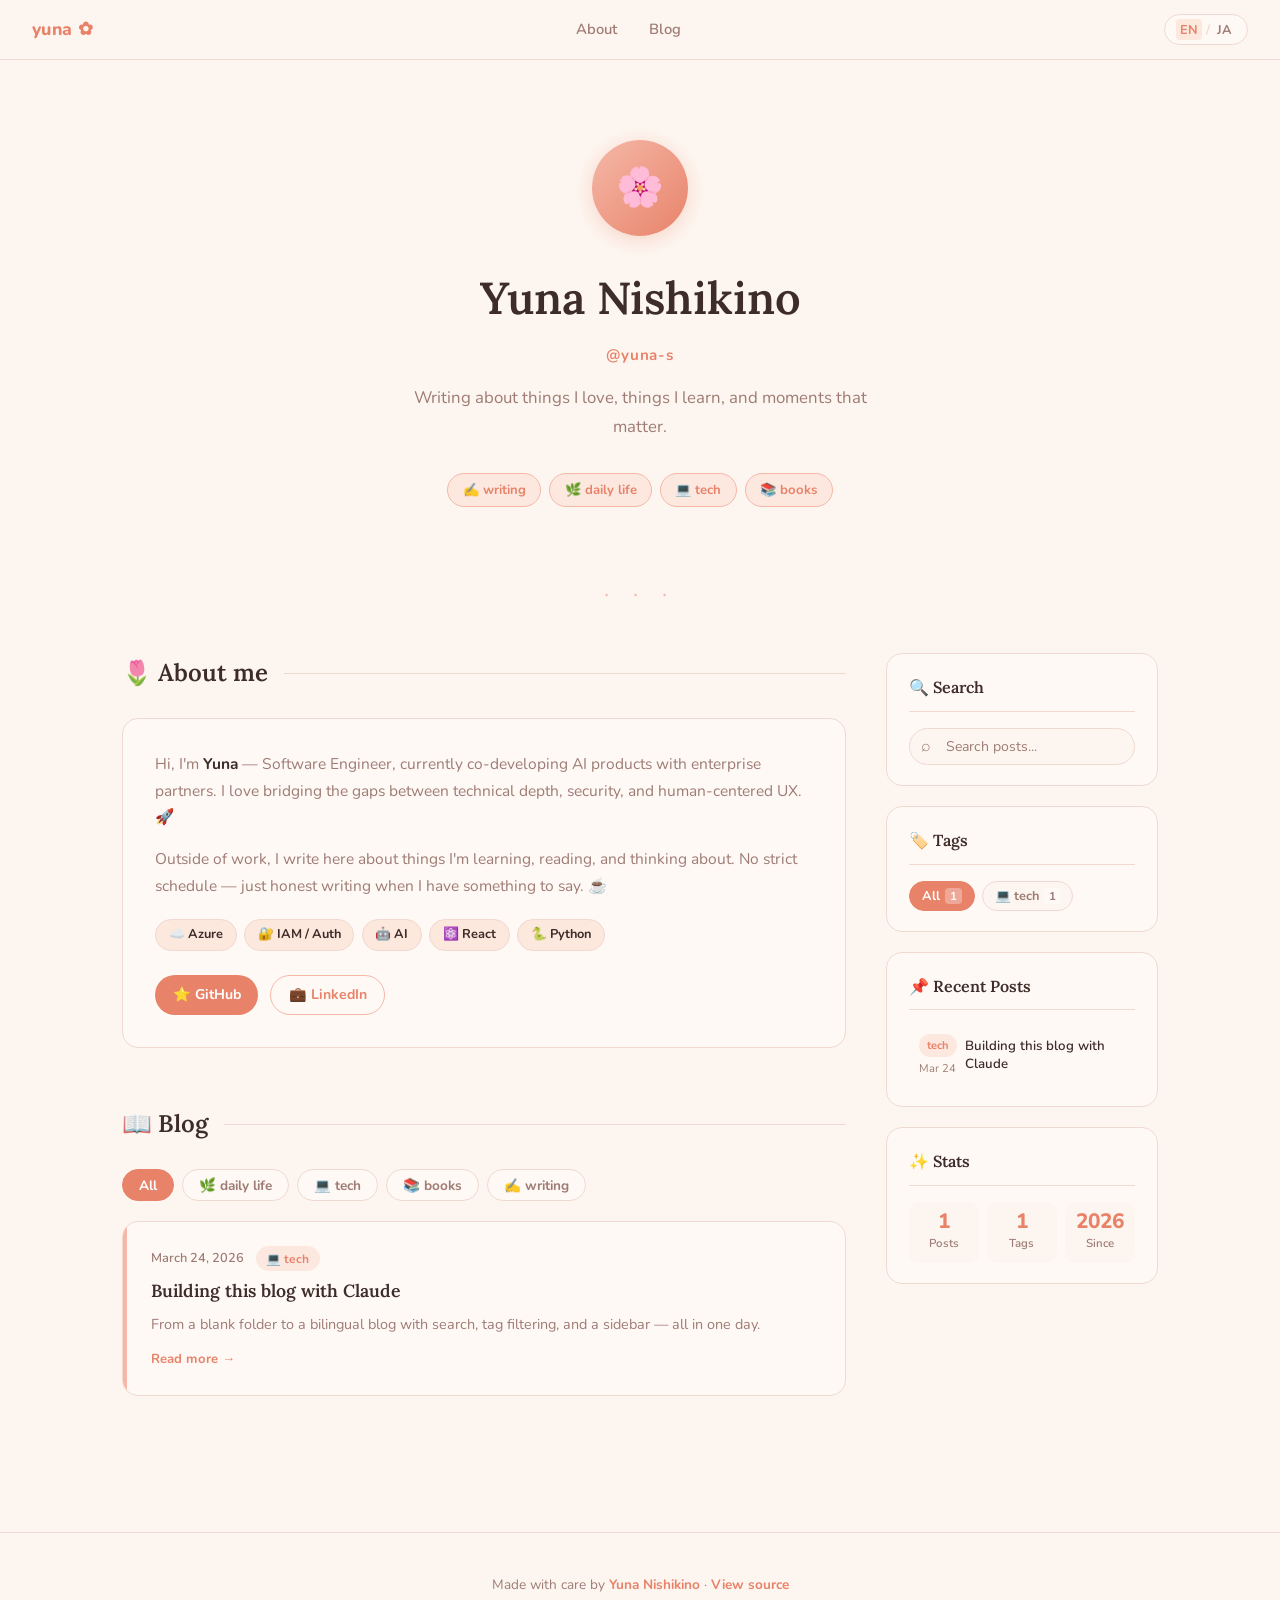
<file: index.html>
<!DOCTYPE html>
<html lang="en">
<head>
  <meta charset="UTF-8" />
  <meta name="viewport" content="width=device-width, initial-scale=1.0" />
  <title>Yuna Nishikino</title>
  <link rel="preconnect" href="https://fonts.googleapis.com" />
  <link rel="preconnect" href="https://fonts.gstatic.com" crossorigin />
  <link href="https://fonts.googleapis.com/css2?family=Nunito:wght@400;600;700;800&family=Lora:ital,wght@0,400;0,600;1,400&display=swap" rel="stylesheet" />
  <link rel="stylesheet" href="css/style.css" />
</head>
<body>

  <!-- NAV -->
  <nav>
    <a class="nav-logo" href="index.html">yuna ✿</a>
    <ul class="nav-links">
      <li><a href="#about" data-i18n="nav-about">About</a></li>
      <li><a href="#blog" data-i18n="nav-blog">Blog</a></li>
    </ul>
    <button class="lang-toggle" id="lang-toggle" aria-label="Switch language">
      <span class="lang-option" data-lang="en">EN</span>
      <span class="lang-sep">/</span>
      <span class="lang-option" data-lang="ja">JA</span>
    </button>
  </nav>

  <!-- HERO -->
  <header class="hero">
    <div class="avatar">🌸</div>
    <h1>Yuna Nishikino</h1>
    <p class="handle">@yuna-s</p>
    <p data-i18n="hero-tagline">Writing about things I love, things I learn, and moments that matter.</p>
    <div class="hero-tags">
      <a class="tag tag-link" href="#blog" data-filter="writing" data-i18n="tag-writing">✍️ writing</a>
      <a class="tag tag-link" href="#blog" data-filter="daily life" data-i18n="tag-daily">🌿 daily life</a>
      <a class="tag tag-link" href="#blog" data-filter="tech" data-i18n="tag-tech">💻 tech</a>
      <a class="tag tag-link" href="#blog" data-filter="books" data-i18n="tag-books">📚 books</a>
    </div>
  </header>

  <div class="divider">· · ·</div>

  <!-- MAIN + SIDEBAR -->
  <div class="content-wrapper">

    <!-- MAIN -->
    <main>

      <!-- ABOUT -->
      <section id="about">
        <h2 class="section-title" data-i18n="about-title">🌷 About me</h2>
        <div class="about-card">
          <p data-i18n-html="about-p1">Hi, I'm <strong>Yuna</strong> — Software Engineer, currently co-developing AI products with enterprise partners. I love bridging the gaps between technical depth, security, and human-centered UX. 🚀</p>
          <p data-i18n-html="about-p2">Outside of work, I write here about things I'm learning, reading, and thinking about. No strict schedule — just honest writing when I have something to say. ☕</p>
          <div class="about-skills">
            <span class="skill-tag">☁️ Azure</span>
            <span class="skill-tag">🔐 IAM / Auth</span>
            <span class="skill-tag">🤖 AI</span>
            <span class="skill-tag">⚛️ React</span>
            <span class="skill-tag">🐍 Python</span>
          </div>
          <div class="about-links">
            <a class="btn btn-primary" href="https://github.com/yuna-s" target="_blank" rel="noopener">⭐ GitHub</a>
            <a class="btn btn-outline" href="https://www.linkedin.com/in/yuna-sugimoto-nishikino-36512218b" target="_blank" rel="noopener">💼 LinkedIn</a>
          </div>
        </div>
      </section>

      <!-- BLOG -->
      <section id="blog">
        <h2 class="section-title" data-i18n="blog-title">📖 Blog</h2>

        <!-- TAG FILTER -->
        <div class="tag-filters" role="group">
          <button class="filter-btn active" data-filter="all" data-i18n="filter-all">All</button>
          <button class="filter-btn" data-filter="daily life" data-i18n="filter-daily">🌿 daily life</button>
          <button class="filter-btn" data-filter="tech" data-i18n="filter-tech">💻 tech</button>
          <button class="filter-btn" data-filter="books" data-i18n="filter-books">📚 books</button>
          <button class="filter-btn" data-filter="writing" data-i18n="filter-writing">✍️ writing</button>
        </div>

        <!-- NO RESULTS -->
        <p class="no-results" hidden data-i18n="no-results">No posts found. Try a different tag or search term.</p>

        <!-- BLOG GRID -->
        <div class="blog-grid">

          <a class="post-card" href="posts/2026-03-24-building-this-blog.html" data-tags="tech"
             data-content="claude blog github pages html css javascript bilingual sidebar search filter tag ブログ 作り方 バイリンガル 検索 サイドバー 一日">
            <div class="post-meta">
              <span class="post-date" data-i18n="date1">March 24, 2026</span>
              <span class="post-tag" data-tag="tech" data-i18n="tag-tech">💻 tech</span>
            </div>
            <div class="post-title" data-i18n="post1-title">Building this blog with Claude</div>
            <div class="post-excerpt" data-i18n="post1-excerpt">From a blank folder to a bilingual blog with search, tag filtering, and a sidebar — all in one day.</div>
            <div class="post-read" data-i18n="read-more">Read more →</div>
          </a>

        </div>
      </section>

    </main>

    <!-- SIDEBAR -->
    <aside class="sidebar">

      <!-- SEARCH -->
      <div class="sidebar-widget">
        <h3 class="widget-title" data-i18n="widget-search">🔍 Search</h3>
        <div class="search-box">
          <input type="search" id="search-input" placeholder="Search posts..." aria-label="Search posts" data-i18n-placeholder="search-placeholder" />
          <span class="search-icon">⌕</span>
        </div>
      </div>

      <!-- TAGS -->
      <div class="sidebar-widget">
        <h3 class="widget-title" data-i18n="widget-tags">🏷️ Tags</h3>
        <div class="tag-cloud">
          <button class="cloud-tag active" data-filter="all"><span data-i18n="filter-all">All</span> <span class="tag-count">1</span></button>
          <button class="cloud-tag" data-filter="tech"><span data-i18n="tag-tech">💻 tech</span> <span class="tag-count">1</span></button>
        </div>
      </div>

      <!-- RECENT POSTS -->
      <div class="sidebar-widget">
        <h3 class="widget-title" data-i18n="widget-recent">📌 Recent Posts</h3>
        <ul class="recent-posts">
          <li>
            <a href="posts/2026-03-24-building-this-blog.html">
              <span class="recent-tag" data-i18n="tag-tech-short">tech</span>
              <span class="recent-title" data-i18n="recent1">Building this blog with Claude</span>
              <span class="recent-date">Mar 24</span>
            </a>
          </li>
        </ul>
      </div>

      <!-- STATS -->
      <div class="sidebar-widget widget-stats">
        <h3 class="widget-title" data-i18n="widget-stats">✨ Stats</h3>
        <div class="stats-grid">
          <div class="stat-item">
            <span class="stat-num">1</span>
            <span class="stat-label" data-i18n="stat-posts">Posts</span>
          </div>
          <div class="stat-item">
            <span class="stat-num">1</span>
            <span class="stat-label" data-i18n="stat-tags">Tags</span>
          </div>
          <div class="stat-item">
            <span class="stat-num">2026</span>
            <span class="stat-label" data-i18n="stat-since">Since</span>
          </div>
        </div>
      </div>

    </aside>

  </div><!-- /.content-wrapper -->

  <!-- FOOTER -->
  <footer>
    <p><span data-i18n="footer-made">Made with care by</span> <a href="https://github.com/yuna-s">Yuna Nishikino</a> · <a href="https://github.com/yuna-s/yuna-s.github.io" data-i18n="footer-source">View source</a></p>
  </footer>

  <script>
    // ── Translations ──
    const i18n = {
      en: {
        'nav-about':       'About',
        'nav-blog':        'Blog',
        'hero-tagline':    'Writing about things I love, things I learn, and moments that matter.',
        'about-title':     '🌷 About me',
        'about-p1':        'Hi, I\'m <strong>Yuna</strong> — Software Engineer, currently co-developing AI products with enterprise partners. I love bridging the gaps between technical depth, security, and human-centered UX. 🚀',
        'about-p2':        'Outside of work, I write here about things I\'m learning, reading, and thinking about. No strict schedule — just honest writing when I have something to say. ☕',
        'blog-title':      '📖 Blog',
        'filter-all':      'All',
        'filter-daily':    '🌿 daily life',
        'filter-tech':     '💻 tech',
        'filter-books':    '📚 books',
        'filter-writing':  '✍️ writing',
        'tag-daily':       '🌿 daily life',
        'tag-tech':        '💻 tech',
        'tag-books':       '📚 books',
        'tag-writing':     '✍️ writing',
        'tag-daily-short': 'daily life',
        'tag-tech-short':  'tech',
        'tag-books-short': 'books',
        'tag-writing-short':'writing',
        'search-placeholder': 'Search posts...',
        'widget-search':   '🔍 Search',
        'widget-tags':     '🏷️ Tags',
        'widget-recent':   '📌 Recent Posts',
        'widget-stats':    '✨ Stats',
        'stat-posts':      'Posts',
        'stat-tags':       'Tags',
        'stat-since':      'Since',
        'footer-made':     'Made with care by',
        'footer-source':   'View source',
        'date1': 'March 24, 2026',
        'post1-title':   'Building this blog with Claude',
        'post1-excerpt': 'From a blank folder to a bilingual blog with search, tag filtering, and a sidebar — all in one day.',
        'read-more':     'Read more →',
        'recent1': 'Building this blog with Claude',
        'no-results': 'No posts found. Try a different tag or search term.',
      },
      ja: {
        'nav-about':       'About',
        'nav-blog':        'ブログ',
        'hero-tagline':    '好きなこと、学んだこと、大切な瞬間を書いています。',
        'about-title':     '🌷 自己紹介',
        'about-p1':        'こんにちは、<strong>Yuna</strong> です！ソフトウェアエンジニアとして、複数の企業と共同でAI製品の開発をしています。技術・セキュリティ・AIと人間中心のUXを橋渡しすることが得意です 🚀',
        'about-p2':        '仕事以外では、学んでいること・読んでいること・考えていることをここに書いています。決まったスケジュールはなく、書きたいことができたときに書く、そんなブログです。☕',
        'blog-title':      '📖 ブログ',
        'filter-all':      'すべて',
        'filter-daily':    '🌿 日常',
        'filter-tech':     '💻 テック',
        'filter-books':    '📚 本',
        'filter-writing':  '✍️ ライティング',
        'tag-daily':       '🌿 日常',
        'tag-tech':        '💻 テック',
        'tag-books':       '📚 本',
        'tag-writing':     '✍️ ライティング',
        'tag-daily-short': '日常',
        'tag-tech-short':  'テック',
        'tag-books-short': '本',
        'tag-writing-short':'ライティング',
        'search-placeholder': '記事を検索...',
        'widget-search':   '🔍 検索',
        'widget-tags':     '🏷️ タグ',
        'widget-recent':   '📌 最近の投稿',
        'widget-stats':    '✨ 統計',
        'stat-posts':      '記事',
        'stat-tags':       'タグ',
        'stat-since':      '開設',
        'footer-made':     'Made with care by',
        'footer-source':   'ソースを見る',
        'date1': '2026年3月24日',
        'post1-title':   'Claudeと一緒にこのブログを作った話',
        'post1-excerpt': 'Claude を試してみたくて、自分のブログ作成をお題にしてみました。約1時間で全部できてしまったので、使ったプロンプトと完成した機能をまとめておきます。',
        'read-more':     '続きを読む →',
        'recent1': 'Claudeと一緒にこのブログを作った話',
        'no-results': '記事が見つかりませんでした。別のタグや検索ワードをお試しください。',
      }
    };

    // ── Language ──
    let currentLang = localStorage.getItem('lang') || 'en';

    function applyLang(lang) {
      currentLang = lang;
      localStorage.setItem('lang', lang);
      document.documentElement.lang = lang;

      const t = i18n[lang];

      // text content
      document.querySelectorAll('[data-i18n]').forEach(el => {
        const key = el.dataset.i18n;
        if (t[key] !== undefined) el.textContent = t[key];
      });

      // innerHTML (for elements with <strong> etc.)
      document.querySelectorAll('[data-i18n-html]').forEach(el => {
        const key = el.dataset.i18nHtml;
        if (t[key] !== undefined) el.innerHTML = t[key];
      });

      // placeholder
      document.querySelectorAll('[data-i18n-placeholder]').forEach(el => {
        const key = el.dataset.i18nPlaceholder;
        if (t[key] !== undefined) el.placeholder = t[key];
      });

      // highlight active lang button
      document.querySelectorAll('.lang-option').forEach(btn => {
        btn.classList.toggle('active', btn.dataset.lang === lang);
      });
    }

    // lang toggle click
    document.getElementById('lang-toggle').addEventListener('click', e => {
      const btn = e.target.closest('[data-lang]');
      if (btn) applyLang(btn.dataset.lang);
    });

    // ── Filter & Search state ──
    let activeTag = 'all';
    let searchQuery = '';

    const cards      = Array.from(document.querySelectorAll('.post-card'));
    const filterBtns = document.querySelectorAll('.filter-btn');
    const cloudBtns  = document.querySelectorAll('.cloud-tag');
    const searchInput = document.getElementById('search-input');
    const noResults   = document.querySelector('.no-results');

    function applyFilters() {
      let visible = 0;
      cards.forEach(card => {
        const tags    = card.dataset.tags || '';
        const title   = card.querySelector('.post-title').textContent.toLowerCase();
        const excerpt = card.querySelector('.post-excerpt').textContent.toLowerCase();
        const content = (card.dataset.content || '').toLowerCase();
        const q = searchQuery.toLowerCase();

        const tagMatch  = activeTag === 'all' || tags.split(',').map(t => t.trim()).includes(activeTag);
        const textMatch = q === '' || title.includes(q) || excerpt.includes(q) || content.includes(q);

        const show = tagMatch && textMatch;
        card.style.display = show ? '' : 'none';
        if (show) visible++;
      });
      noResults.hidden = visible > 0;
    }

    function syncHeroTags(tag) {
      document.querySelectorAll('.tag-link').forEach(t => t.classList.toggle('active', t.dataset.filter === tag));
    }

    function setTag(tag) {
      activeTag = tag;
      filterBtns.forEach(b => b.classList.toggle('active', b.dataset.filter === tag));
      cloudBtns.forEach(b  => b.classList.toggle('active', b.dataset.filter === tag));
      syncHeroTags(tag);
      try {
        const url = new URL(window.location);
        if (tag === 'all') url.searchParams.delete('tag');
        else url.searchParams.set('tag', tag);
        history.replaceState(null, '', url);
      } catch (_) {}
      applyFilters();
    }

    document.querySelectorAll('.tag-link').forEach(a => a.addEventListener('click', e => {
      e.preventDefault();
      setTag(a.dataset.filter);
      document.getElementById('blog').scrollIntoView({ behavior: 'smooth' });
    }));

    filterBtns.forEach(btn => btn.addEventListener('click', () => setTag(btn.dataset.filter)));
    cloudBtns.forEach(btn => btn.addEventListener('click', () => {
      setTag(btn.dataset.filter);
      document.getElementById('blog').scrollIntoView({ behavior: 'smooth' });
    }));

    searchInput.addEventListener('input', e => {
      searchQuery = e.target.value;
      applyFilters();
    });

    document.querySelectorAll('.post-tag[data-tag]').forEach(span => {
      span.style.cursor = 'pointer';
      span.addEventListener('click', e => {
        e.preventDefault();
        e.stopPropagation();
        setTag(span.dataset.tag);
        document.getElementById('blog').scrollIntoView({ behavior: 'smooth' });
      });
    });

    // ── Init ──
    applyLang(currentLang);
    const urlTag = new URLSearchParams(window.location.search).get('tag');
    if (urlTag) setTag(urlTag);
  </script>

</body>
</html>
</file>
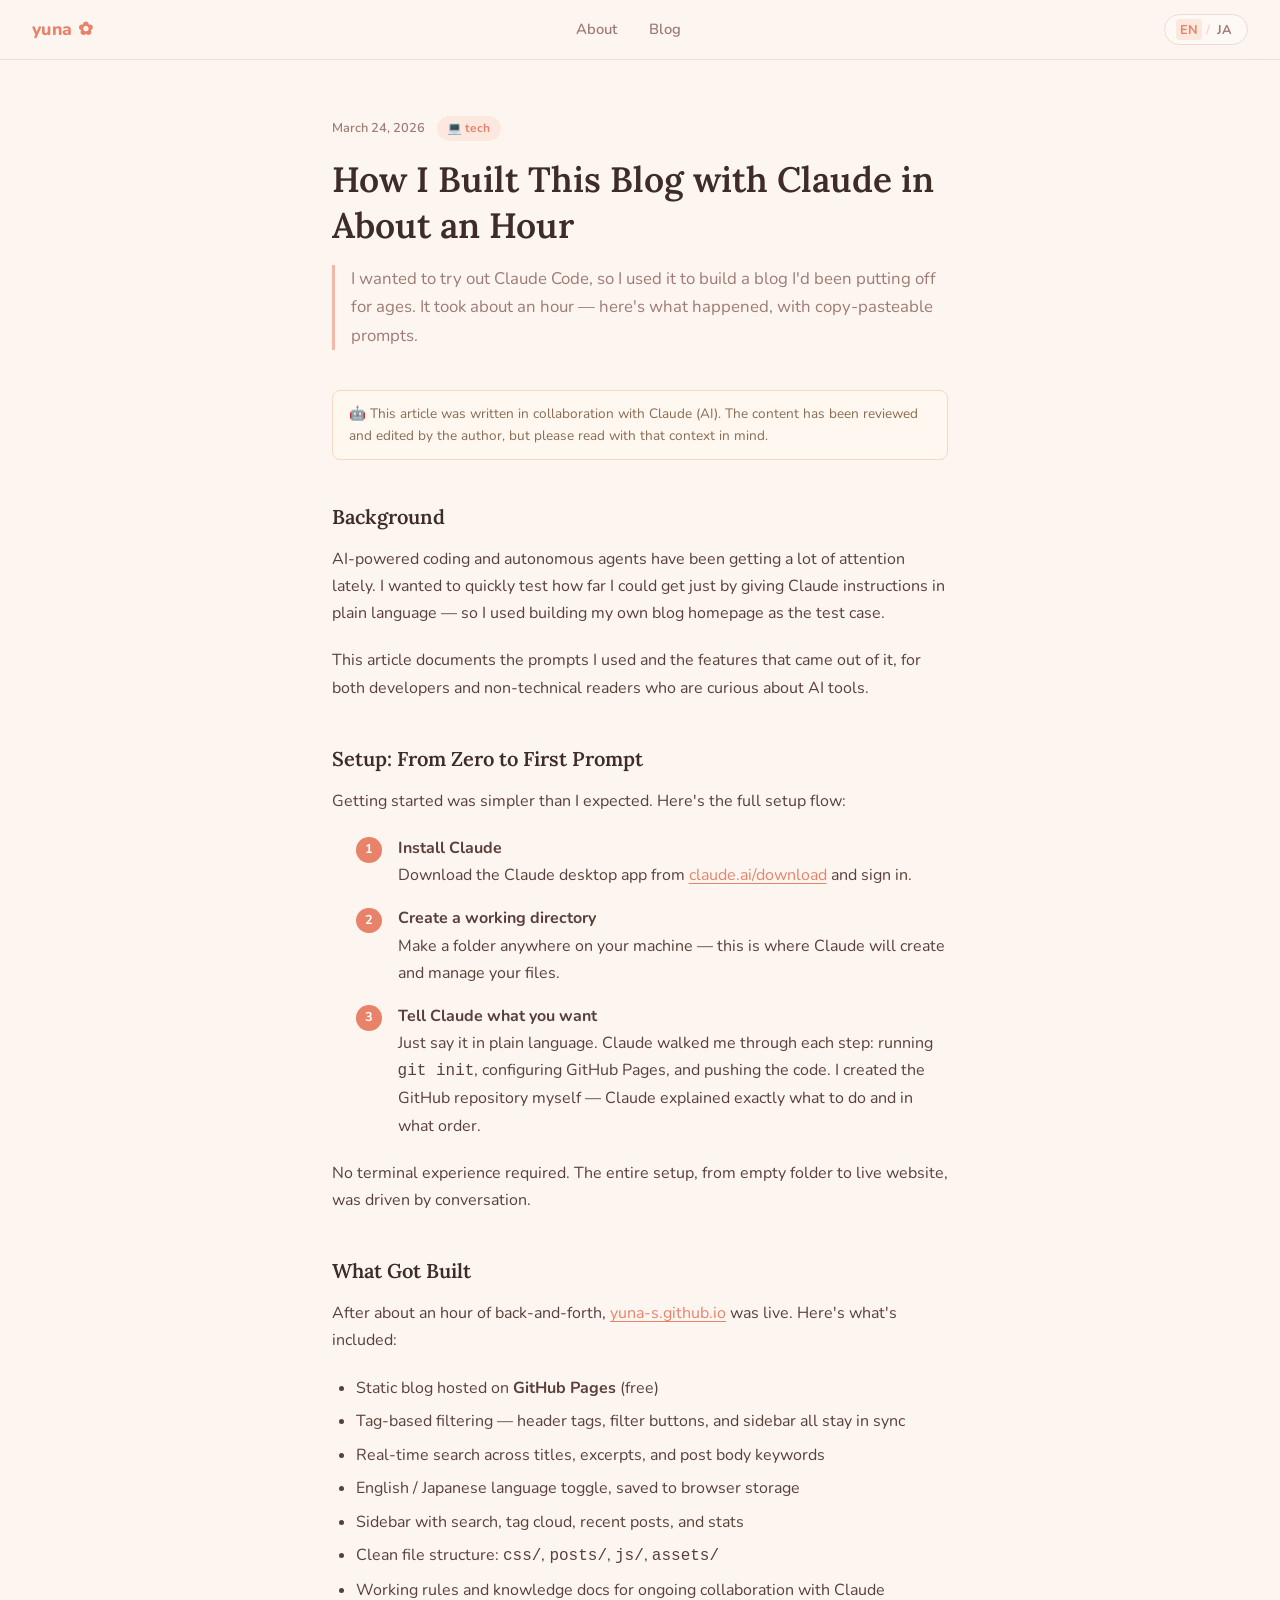
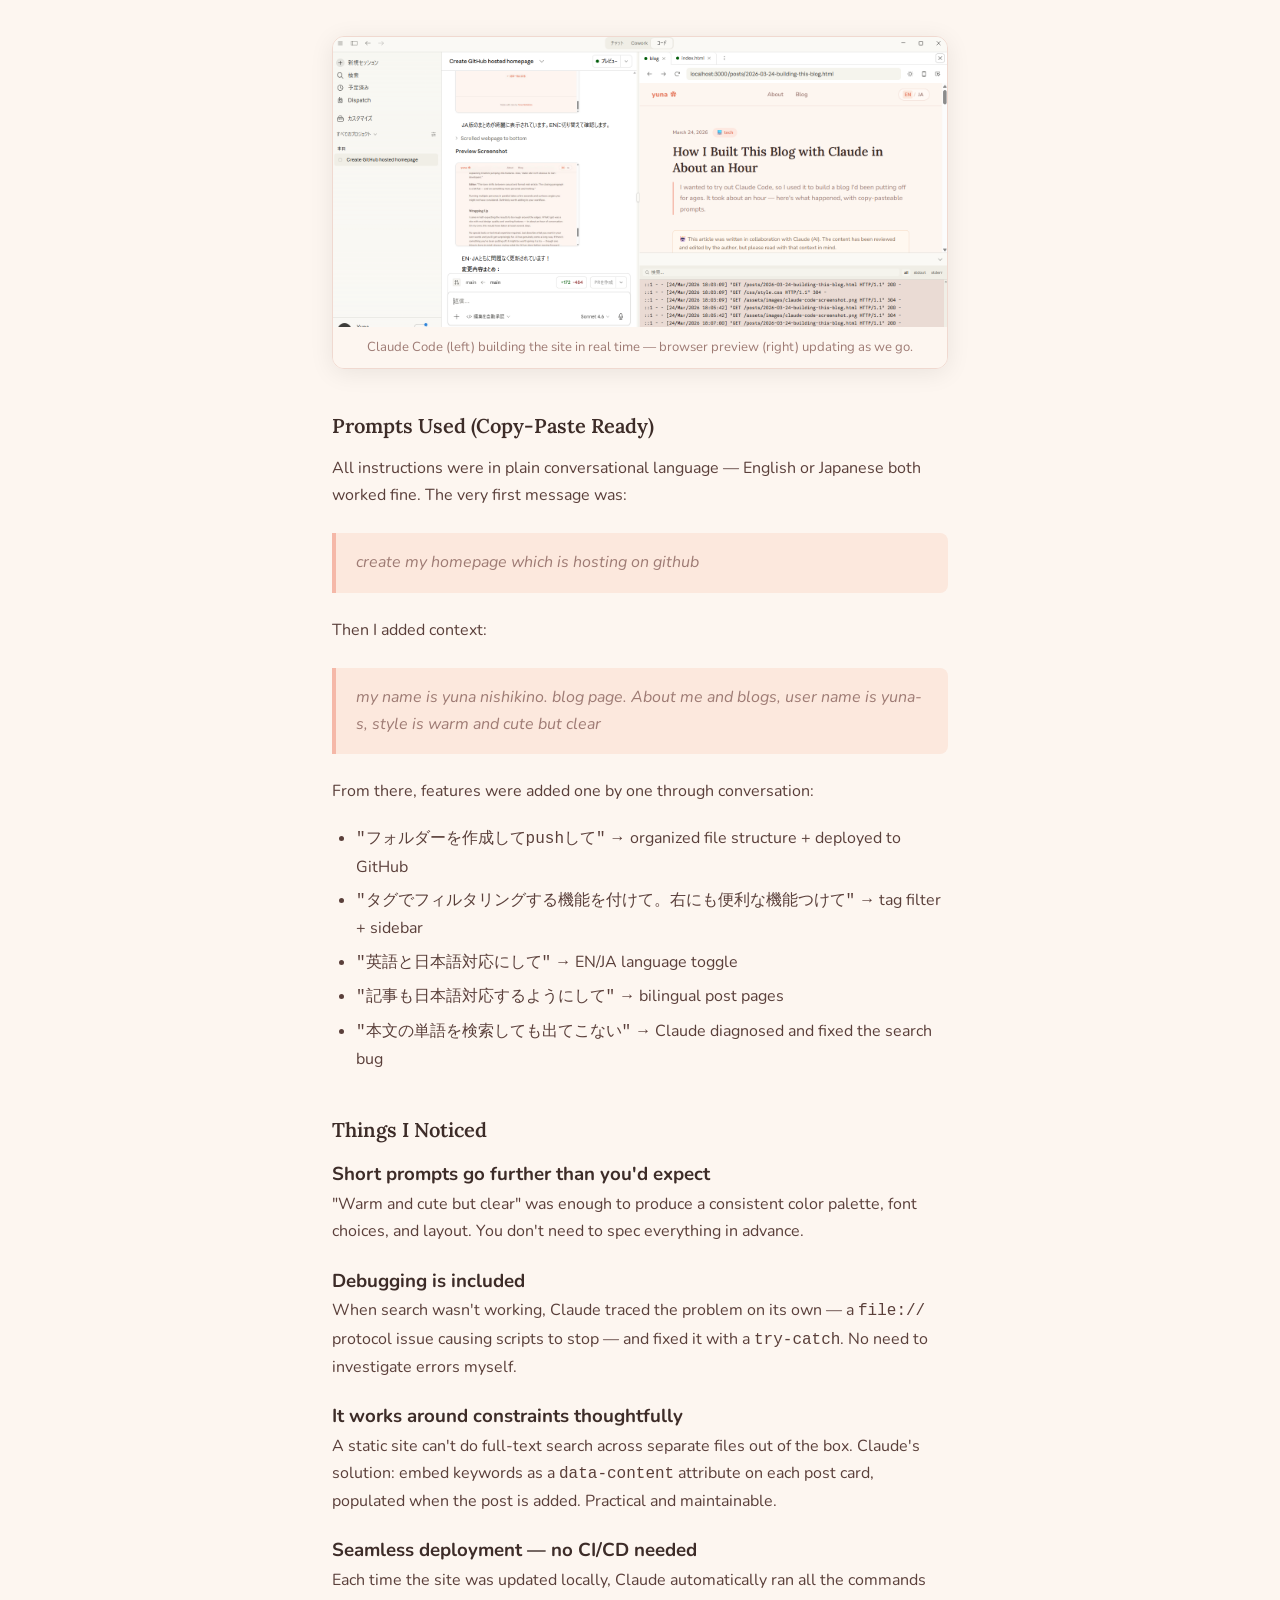
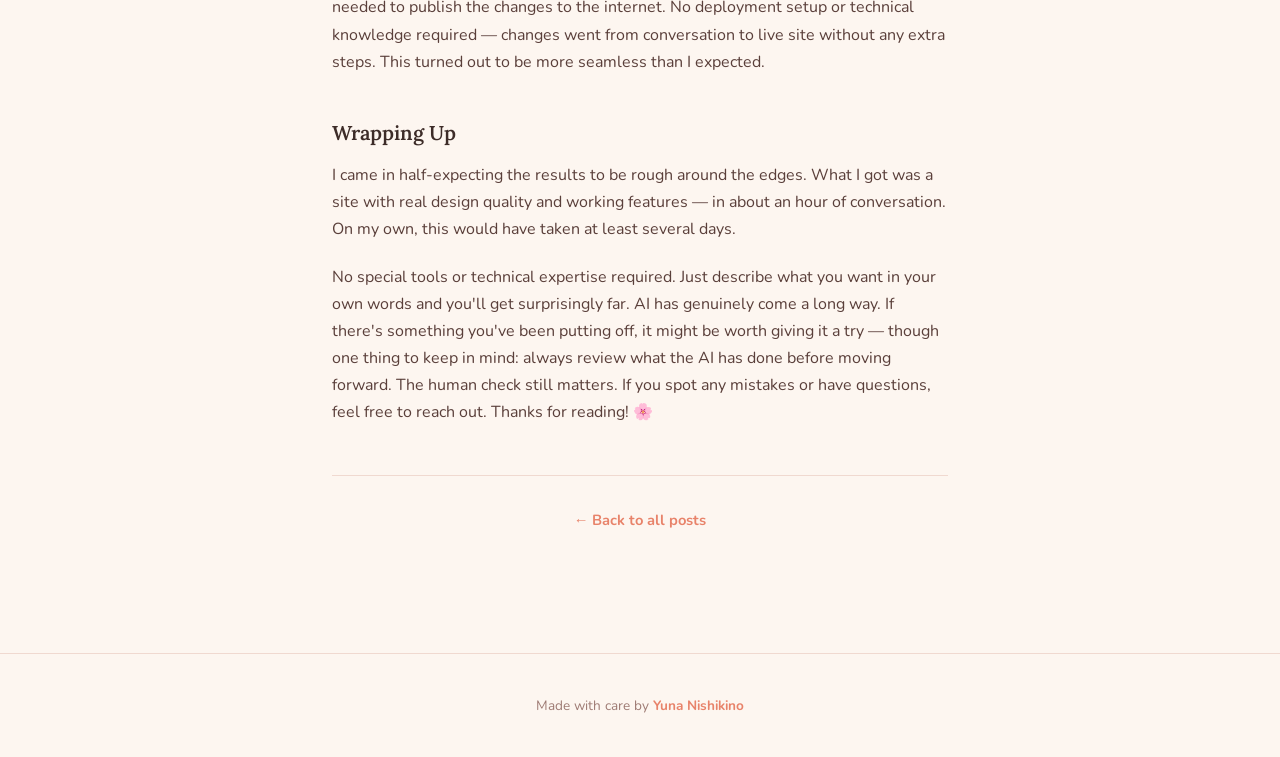
<file: posts/2026-03-24-building-this-blog.html>
<!DOCTYPE html>
<html lang="en">
<head>
  <meta charset="UTF-8" />
  <meta name="viewport" content="width=device-width, initial-scale=1.0" />
  <title>Claudeと一緒にこのブログを作った話 — Yuna Nishikino</title>
  <link rel="preconnect" href="https://fonts.googleapis.com" />
  <link rel="preconnect" href="https://fonts.gstatic.com" crossorigin />
  <link href="https://fonts.googleapis.com/css2?family=Nunito:wght@400;600;700;800&family=Lora:ital,wght@0,400;0,600;1,400&display=swap" rel="stylesheet" />
  <link rel="stylesheet" href="../css/style.css" />
  <style>
    .post-screenshot {
      margin: 2rem 0;
      border-radius: 12px;
      overflow: hidden;
      border: 1px solid var(--border);
      box-shadow: 0 4px 24px rgba(0,0,0,0.08);
    }
    .post-screenshot img {
      width: 100%;
      display: block;
    }
    .post-screenshot figcaption {
      background: var(--bg-soft);
      padding: 0.6rem 1rem;
      font-size: 0.82rem;
      color: var(--muted);
      text-align: center;
    }
    .ai-disclosure {
      display: flex;
      align-items: flex-start;
      gap: 0.5rem;
      background: #fff8f0;
      border: 1px solid #f5d9c0;
      border-radius: 8px;
      padding: 0.75rem 1rem;
      font-size: 0.85rem;
      color: #8a6a50;
      margin-bottom: 2rem;
      line-height: 1.6;
    }
    .setup-steps {
      counter-reset: step;
      list-style: none;
      padding: 0;
      margin: 1.2rem 0;
    }
    .setup-steps li {
      counter-increment: step;
      display: flex;
      gap: 1rem;
      align-items: flex-start;
      margin-bottom: 1rem;
    }
    .setup-steps li::before {
      content: counter(step);
      background: var(--accent);
      color: #fff;
      border-radius: 50%;
      width: 1.6rem;
      height: 1.6rem;
      display: flex;
      align-items: center;
      justify-content: center;
      font-size: 0.8rem;
      font-weight: 700;
      flex-shrink: 0;
      margin-top: 0.15rem;
    }
  </style>
</head>
<body>

  <nav>
    <a class="nav-logo" href="../index.html">yuna ✿</a>
    <ul class="nav-links">
      <li><a href="../index.html#about"><span class="lang-en">About</span><span class="lang-ja">About</span></a></li>
      <li><a href="../index.html#blog"><span class="lang-en">Blog</span><span class="lang-ja">ブログ</span></a></li>
    </ul>
    <button class="lang-toggle" id="lang-toggle" aria-label="Switch language">
      <span class="lang-option" data-lang="en">EN</span>
      <span class="lang-sep">/</span>
      <span class="lang-option" data-lang="ja">JA</span>
    </button>
  </nav>

  <main class="post-page">
    <article>
      <header class="post-header">
        <div class="post-meta">
          <span class="post-date">
            <span class="lang-en">March 24, 2026</span>
            <span class="lang-ja">2026年3月24日</span>
          </span>
          <a class="post-tag" href="../index.html?tag=tech">
            <span class="lang-en">💻 tech</span>
            <span class="lang-ja">💻 テック</span>
          </a>
        </div>
        <h1>
          <span class="lang-en">How I Built This Blog with Claude in About an Hour</span>
          <span class="lang-ja">Claudeと一緒にこのブログを作った話</span>
        </h1>
        <p class="post-lead">
          <span class="lang-en">I wanted to try out Claude Code, so I used it to build a blog I'd been putting off for ages. It took about an hour — here's what happened, with copy-pasteable prompts.</span>
          <span class="lang-ja">Claude Code を試してみたくて、ずっと後回しにしていた「自分のブログ」をお題にしてみました。約1時間で完成してしまったので、使ったプロンプトと実装した機能をまとめておきます。</span>
        </p>
      </header>

      <div class="post-body">

        <div class="ai-disclosure">
          <span class="lang-en">🤖 This article was written in collaboration with Claude (AI). The content has been reviewed and edited by the author, but please read with that context in mind.</span>
          <span class="lang-ja">🤖 この記事は AI（Claude）と共同で執筆しています。内容は筆者が確認・編集していますが、その点をご理解のうえお読みください。</span>
        </div>

        <!-- EN -->
        <div class="lang-en">

          <h2>Background</h2>
          <p>AI-powered coding and autonomous agents have been getting a lot of attention lately. I wanted to quickly test how far I could get just by giving Claude instructions in plain language — so I used building my own blog homepage as the test case.</p>
          <p>This article documents the prompts I used and the features that came out of it, for both developers and non-technical readers who are curious about AI tools.</p>

          <h2>Setup: From Zero to First Prompt</h2>
          <p>Getting started was simpler than I expected. Here's the full setup flow:</p>
          <ol class="setup-steps">
            <li>
              <div>
                <strong>Install Claude</strong><br>
                Download the Claude desktop app from <a href="https://claude.ai/download" target="_blank">claude.ai/download</a> and sign in.
              </div>
            </li>
            <li>
              <div>
                <strong>Create a working directory</strong><br>
                Make a folder anywhere on your machine — this is where Claude will create and manage your files.
              </div>
            </li>
            <li>
              <div>
                <strong>Tell Claude what you want</strong><br>
                Just say it in plain language. Claude walked me through each step: running <code>git init</code>, configuring GitHub Pages, and pushing the code. I created the GitHub repository myself — Claude explained exactly what to do and in what order.
              </div>
            </li>
          </ol>
          <p>No terminal experience required. The entire setup, from empty folder to live website, was driven by conversation.</p>

          <h2>What Got Built</h2>
          <p>After about an hour of back-and-forth, <a href="https://yuna-s.github.io" target="_blank">yuna-s.github.io</a> was live. Here's what's included:</p>
          <ul>
            <li>Static blog hosted on <strong>GitHub Pages</strong> (free)</li>
            <li>Tag-based filtering — header tags, filter buttons, and sidebar all stay in sync</li>
            <li>Real-time search across titles, excerpts, and post body keywords</li>
            <li>English / Japanese language toggle, saved to browser storage</li>
            <li>Sidebar with search, tag cloud, recent posts, and stats</li>
            <li>Clean file structure: <code>css/</code>, <code>posts/</code>, <code>js/</code>, <code>assets/</code></li>
            <li>Working rules and knowledge docs for ongoing collaboration with Claude</li>
          </ul>
          <figure class="post-screenshot">
            <img src="../assets/images/claude-code-screenshot.png" alt="Claude Code interface alongside the live blog preview" />
            <figcaption>Claude Code (left) building the site in real time — browser preview (right) updating as we go.</figcaption>
          </figure>

          <h2>Prompts Used (Copy-Paste Ready)</h2>
          <p>All instructions were in plain conversational language — English or Japanese both worked fine. The very first message was:</p>
          <blockquote>create my homepage which is hosting on github</blockquote>
          <p>Then I added context:</p>
          <blockquote>my name is yuna nishikino. blog page. About me and blogs, user name is yuna-s, style is warm and cute but clear</blockquote>
          <p>From there, features were added one by one through conversation:</p>
          <ul>
            <li><code>"フォルダーを作成してpushして"</code> → organized file structure + deployed to GitHub</li>
            <li><code>"タグでフィルタリングする機能を付けて。右にも便利な機能つけて"</code> → tag filter + sidebar</li>
            <li><code>"英語と日本語対応にして"</code> → EN/JA language toggle</li>
            <li><code>"記事も日本語対応するようにして"</code> → bilingual post pages</li>
            <li><code>"本文の単語を検索しても出てこない"</code> → Claude diagnosed and fixed the search bug</li>
          </ul>

          <h2>Things I Noticed</h2>

          <h3>Short prompts go further than you'd expect</h3>
          <p>"Warm and cute but clear" was enough to produce a consistent color palette, font choices, and layout. You don't need to spec everything in advance.</p>

          <h3>Debugging is included</h3>
          <p>When search wasn't working, Claude traced the problem on its own — a <code>file://</code> protocol issue causing scripts to stop — and fixed it with a <code>try-catch</code>. No need to investigate errors myself.</p>

          <h3>It works around constraints thoughtfully</h3>
          <p>A static site can't do full-text search across separate files out of the box. Claude's solution: embed keywords as a <code>data-content</code> attribute on each post card, populated when the post is added. Practical and maintainable.</p>

          <h3>Seamless deployment — no CI/CD needed</h3>
          <p>Each time the site was updated locally, Claude automatically ran all the commands needed to publish the changes to the internet. No deployment setup or technical knowledge required — changes went from conversation to live site without any extra steps. This turned out to be more seamless than I expected.</p>

          <h2>Wrapping Up</h2>
          <p>I came in half-expecting the results to be rough around the edges. What I got was a site with real design quality and working features — in about an hour of conversation. On my own, this would have taken at least several days.</p>
          <p>No special tools or technical expertise required. Just describe what you want in your own words and you'll get surprisingly far. AI has genuinely come a long way. If there's something you've been putting off, it might be worth giving it a try — though one thing to keep in mind: always review what the AI has done before moving forward. The human check still matters. If you spot any mistakes or have questions, feel free to reach out. Thanks for reading! 🌸</p>

        </div>

        <!-- JA -->
        <div class="lang-ja">

          <h2>はじめに</h2>
          <p>最近は AI を使ったコーディングや自律的に動作するエージェントが話題ですね。AI に言葉で指示するだけでどこまでできるか簡単に試したくて、Claude に「自分のブログ用ホームページを作る」をお題に検証してみることにしました。</p>
          <p>この記事では、実際に使ったプロンプトと完成した機能を記録しています。技術的な経験がある方にも、AI に興味はあるけど詳しくない方にも、参考にしていただければ幸いです。</p>

          <h2>事前準備：最初の一言を打つまで</h2>
          <p>セットアップは思ったよりずっとシンプルでした。以下が全体の流れです。</p>
          <ol class="setup-steps">
            <li>
              <div>
                <strong>Claude アプリをインストールする</strong><br>
                <a href="https://claude.ai/download" target="_blank">claude.ai/download</a> からデスクトップアプリをダウンロードして、サインインするだけです。
              </div>
            </li>
            <li>
              <div>
                <strong>作業用フォルダを作成する</strong><br>
                PC 上の好きな場所にフォルダを1つ作ります。Claude はそのフォルダの中でファイルを作成・管理してくれます。
              </div>
            </li>
            <li>
              <div>
                <strong>やりたいことを話しかけるだけ</strong><br>
                あとは日本語で伝えるだけ。<code>git init</code> の実行、GitHub Pages の設定、コードの push は Claude が対応してくれました。GitHub リポジトリの作成は自分で行いましたが、手順は Claude が丁寧に教えてくれたので迷うことなく進められました。
              </div>
            </li>
          </ol>
          <p>ターミナルの知識は不要です。空のフォルダから公開済みのウェブサイトまで、すべて会話だけで完結しました。</p>

          <h2>完成したもの</h2>
          <p>約1時間の会話で、このサイト（<a href="https://yuna-s.github.io" target="_blank">yuna-s.github.io</a>）が完成しました。主な機能は以下のとおりです。</p>
          <ul>
            <li><strong>GitHub Pages</strong>（無料）でホスティングされる静的ブログ</li>
            <li>タグによる記事フィルタリング（ページ上部・フィルターボタン・サイドバーが連動）</li>
            <li>タイトル・抜粋・本文キーワードを対象にしたリアルタイム検索</li>
            <li>英語 / 日本語の切り替え（選択した言語はブラウザに記憶される）</li>
            <li>サイドバー：検索・タグ一覧・最近の投稿・記事数などの統計</li>
            <li>整理されたフォルダ構成：<code>css/</code>・<code>posts/</code>・<code>js/</code>・<code>assets/</code></li>
            <li>Claude との作業ルールやナレッジをまとめたドキュメント</li>
          </ul>
          <figure class="post-screenshot">
            <img src="../assets/images/claude-code-screenshot.png" alt="Claude Code の画面とブログのライブプレビュー" />
            <figcaption>左：Claude Code で会話しながらサイトを構築中 ／ 右：リアルタイムで更新されるブラウザプレビュー</figcaption>
          </figure>

          <h2>使ったプロンプト（コピペ用）</h2>
          <p>指示はすべて会話形式で、英語・日本語どちらでも問題ありませんでした。最初の一言はとてもシンプルでした。</p>
          <blockquote>create my homepage which is hosting on github</blockquote>
          <p>その後、名前・用途・スタイルをあわせて伝えました。</p>
          <blockquote>my name is yuna nishikino. blog page. About me and blogs, user name is yuna-s, style is warm and cute but clear</blockquote>
          <p>以降は会話しながら機能を追加していきました。主なリクエストは以下のとおりです。</p>
          <ul>
            <li><code>「フォルダーを作成してpushして」</code> → ファイル構成の整理 ＋ GitHub への公開</li>
            <li><code>「タグでフィルタリングする機能を付けて。右にも便利な機能つけて」</code> → タグフィルター ＋ サイドバー追加</li>
            <li><code>「英語と日本語対応にして」</code> → 言語切り替え機能の実装</li>
            <li><code>「記事も日本語対応するようにして」</code> → 記事ページのバイリンガル化</li>
            <li><code>「本文の単語を検索しても出てこない」</code> → Claude が原因を特定して修正</li>
          </ul>

          <h2>やってみて気づいたこと</h2>

          <h3>短い指示でも意図をくんでくれる</h3>
          <p>「warm and cute but clear」というスタイル指定だけで、カラーパレットからフォント選定まで一貫したデザインが出てきました。細かい仕様を事前に決めなくても、方向性さえ伝えればある程度動いてくれます。</p>

          <h3>不具合の特定・修正も自分でやってくれる</h3>
          <p>最初、検索機能がうまく動いていませんでした。Claude がコードを解析して原因を特定し、修正まで行ってくれました。<br>
          <strong>技術的な補足：</strong>原因は、ファイルを直接ブラウザで開く場合（<code>file://</code> プロトコル）に一部のブラウザ API が制限され、スクリプト全体が止まっていたことでした。<code>try-catch</code> を追加して対応しています。</p>

          <h3>制約の中での工夫も一緒に考えてくれる</h3>
          <p>サーバーを持たない静的サイトでは、記事本文の全文検索を実現するのが難しいという制約があります。今回は、各記事カードにキーワードをあらかじめ埋め込む（<code>data-content</code> 属性）という方法で対応しました。「できないから諦める」ではなく、現実的な落とし所を一緒に探してくれるのが良かったです。</p>

          <h3>CI/CD を構築しなくても、シームレスに更新が反映される</h3>
          <p>ローカルでサイトを更新するたびに、Claude が自動でインターネットへの公開に必要なコマンドをすべて実行してくれます。デプロイの設定や専門知識がなくても、会話の流れのままで変更が公開サイトに反映されます。この点は、思っていた以上に快適でした。</p>

          <h2>まとめ</h2>
          <p>「AI に頼んでもクオリティは低い」という先入観がありましたが、デザインも機能も想像以上のものができました。約1時間の会話で、自分だけでは少なくとも数日はかかりそうな作業が完了しました。</p>
          <p>大がかりなツールや専門知識は不要です。やりたいことを言葉で伝えるだけで、かなりのところまで進められます。AIの進化はすごいですね。ずっと後回しにしてきたものがある方は、ぜひ一度試してみるといいかもしれません。しかし、人間がAIの実行内容を必ず確認した上で進めることが重要ですね。
            誤りや補足があればお気軽にご連絡ください。ここまで読んでくださってありがとうございました🌸</p>

        </div>

      </div>
    </article>

    <footer class="post-footer">
      <a class="back-link" href="../index.html">
        <span class="lang-en">← Back to all posts</span>
        <span class="lang-ja">← 記事一覧に戻る</span>
      </a>
    </footer>
  </main>

  <footer>
    <p>Made with care by <a href="https://github.com/yuna-s">Yuna Nishikino</a></p>
  </footer>

  <script src="../js/post.js"></script>
</body>
</html>
</file>
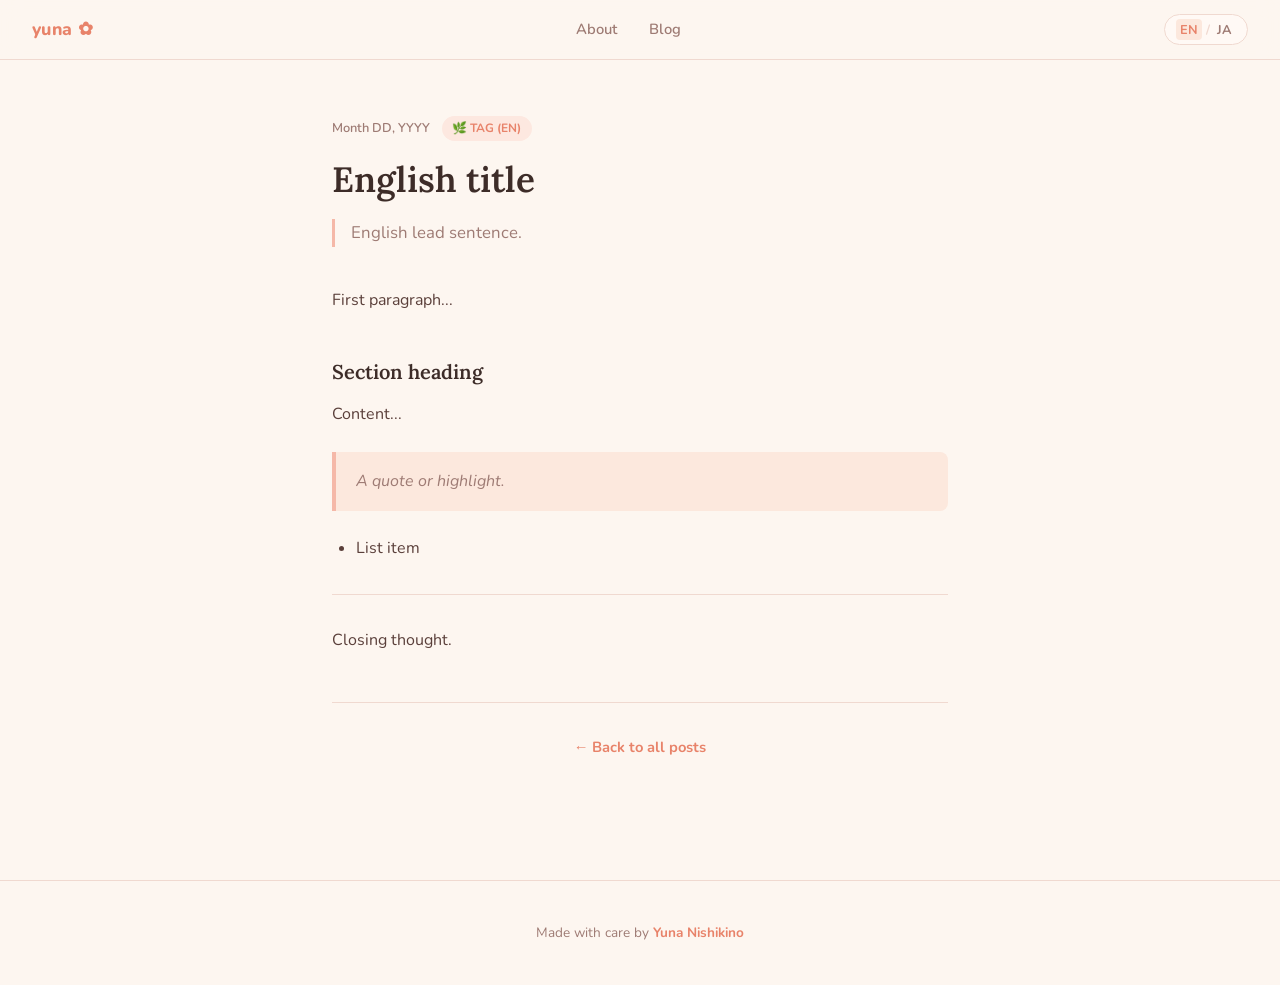
<file: posts/_template.html>
<!DOCTYPE html>
<html lang="en">
<head>
  <meta charset="UTF-8" />
  <meta name="viewport" content="width=device-width, initial-scale=1.0" />
  <title>POST TITLE — Yuna Nishikino</title>
  <link rel="preconnect" href="https://fonts.googleapis.com" />
  <link rel="preconnect" href="https://fonts.gstatic.com" crossorigin />
  <link href="https://fonts.googleapis.com/css2?family=Nunito:wght@400;600;700;800&family=Lora:ital,wght@0,400;0,600;1,400&display=swap" rel="stylesheet" />
  <link rel="stylesheet" href="../css/style.css" />
</head>
<body>

  <nav>
    <a class="nav-logo" href="../index.html">yuna ✿</a>
    <ul class="nav-links">
      <li><a href="../index.html#about"><span class="lang-en">About</span><span class="lang-ja">About</span></a></li>
      <li><a href="../index.html#blog"><span class="lang-en">Blog</span><span class="lang-ja">ブログ</span></a></li>
    </ul>
    <button class="lang-toggle" id="lang-toggle" aria-label="Switch language">
      <span class="lang-option" data-lang="en">EN</span>
      <span class="lang-sep">/</span>
      <span class="lang-option" data-lang="ja">JA</span>
    </button>
  </nav>

  <main class="post-page">
    <article>
      <header class="post-header">
        <div class="post-meta">
          <span class="post-date">
            <span class="lang-en">Month DD, YYYY</span>
            <span class="lang-ja">YYYY年M月D日</span>
          </span>
          <!-- tag href: daily+life / tech / books / writing -->
          <a class="post-tag" href="../index.html?tag=TAG">
            <span class="lang-en">🌿 TAG (EN)</span>
            <span class="lang-ja">🌿 TAG (JA)</span>
          </a>
        </div>
        <h1>
          <span class="lang-en">English title</span>
          <span class="lang-ja">日本語タイトル</span>
        </h1>
        <p class="post-lead">
          <span class="lang-en">English lead sentence.</span>
          <span class="lang-ja">日本語のリード文。</span>
        </p>
      </header>

      <div class="post-body">

        <!-- EN -->
        <div class="lang-en">
          <p>First paragraph...</p>

          <h2>Section heading</h2>
          <p>Content...</p>

          <blockquote>A quote or highlight.</blockquote>

          <ul>
            <li>List item</li>
          </ul>

          <hr />
          <p>Closing thought.</p>
        </div>

        <!-- JA -->
        <div class="lang-ja">
          <p>最初のパラグラフ...</p>

          <h2>セクション見出し</h2>
          <p>内容...</p>

          <blockquote>引用や強調したいこと。</blockquote>

          <ul>
            <li>リスト項目</li>
          </ul>

          <hr />
          <p>締めの言葉。</p>
        </div>

      </div>
    </article>

    <footer class="post-footer">
      <a class="back-link" href="../index.html">
        <span class="lang-en">← Back to all posts</span>
        <span class="lang-ja">← 記事一覧に戻る</span>
      </a>
    </footer>
  </main>

  <footer>
    <p>Made with care by <a href="https://github.com/yuna-s">Yuna Nishikino</a></p>
  </footer>

  <script src="../js/post.js"></script>
</body>
</html>
</file>
<file: css/style.css>
*, *::before, *::after {
  box-sizing: border-box;
  margin: 0;
  padding: 0;
}

:root {
  --bg:        #fdf6f0;
  --bg-soft:   #fdf6f0;
  --surface:   #fff9f5;
  --rose:      #e8836a;
  --accent:    #e8836a;
  --rose-light:#f5b8a8;
  --peach:     #fce8dd;
  --text:      #3d2c28;
  --muted:     #9e7b74;
  --border:    #f0d9d0;
  --tag-bg:    #fde8e0;
}

html { scroll-behavior: smooth; }

body {
  font-family: 'Nunito', sans-serif;
  background: var(--bg);
  color: var(--text);
  line-height: 1.7;
}

/* ── NAV ── */
nav {
  position: sticky;
  top: 0;
  z-index: 100;
  background: rgba(253, 246, 240, 0.88);
  backdrop-filter: blur(10px);
  border-bottom: 1px solid var(--border);
  display: flex;
  justify-content: space-between;
  align-items: center;
  padding: 0 2rem;
  height: 60px;
}

.nav-logo {
  font-size: 1.1rem;
  font-weight: 800;
  color: var(--rose);
  text-decoration: none;
  letter-spacing: 0.02em;
}

.nav-links {
  display: flex;
  gap: 2rem;
  list-style: none;
}

.nav-links a {
  text-decoration: none;
  color: var(--muted);
  font-weight: 600;
  font-size: 0.92rem;
  transition: color 0.2s;
}

.nav-links a:hover { color: var(--rose); }

/* ── LANG TOGGLE ── */
.lang-toggle {
  display: flex;
  align-items: center;
  gap: 0.2rem;
  background: var(--surface);
  border: 1.5px solid var(--border);
  border-radius: 999px;
  padding: 0.25rem 0.7rem;
  cursor: pointer;
  font-family: 'Nunito', sans-serif;
  font-size: 0.8rem;
  font-weight: 700;
  color: var(--muted);
  transition: border-color 0.2s;
}

.lang-toggle:hover { border-color: var(--rose-light); }

.lang-sep { color: var(--border); }

.lang-option {
  padding: 0.1rem 0.25rem;
  border-radius: 4px;
  transition: all 0.15s;
  cursor: pointer;
}

.lang-option.active {
  color: var(--rose);
  background: var(--peach);
}

/* ── HERO ── */
.hero {
  max-width: 720px;
  margin: 0 auto;
  padding: 80px 2rem 60px;
  text-align: center;
}

.avatar {
  width: 96px;
  height: 96px;
  border-radius: 50%;
  background: linear-gradient(135deg, var(--rose-light), var(--rose));
  display: flex;
  align-items: center;
  justify-content: center;
  font-size: 2.4rem;
  margin: 0 auto 1.5rem;
  box-shadow: 0 4px 20px rgba(232, 131, 106, 0.3);
}

.hero h1 {
  font-family: 'Lora', serif;
  font-size: clamp(2rem, 5vw, 2.8rem);
  font-weight: 600;
  color: var(--text);
  margin-bottom: 0.4rem;
}

.hero .handle {
  color: var(--rose);
  font-size: 0.95rem;
  font-weight: 700;
  letter-spacing: 0.05em;
  margin-bottom: 1rem;
}

.hero p {
  color: var(--muted);
  font-size: 1.05rem;
  max-width: 480px;
  margin: 0 auto 2rem;
}

.hero-tags {
  display: flex;
  flex-wrap: wrap;
  gap: 0.5rem;
  justify-content: center;
}

/* ── TAGS ── */
.tag {
  background: var(--tag-bg);
  color: var(--rose);
  font-size: 0.82rem;
  font-weight: 700;
  padding: 0.3rem 0.9rem;
  border-radius: 999px;
  border: 1px solid var(--rose-light);
}

.tag-link {
  text-decoration: none;
  cursor: pointer;
  transition: all 0.18s;
}

.tag-link:hover,
.tag-link.active {
  background: var(--rose);
  color: #fff;
  border-color: var(--rose);
}

/* ── DIVIDER ── */
.divider {
  text-align: center;
  color: var(--rose-light);
  font-size: 1.4rem;
  letter-spacing: 0.4em;
  padding: 0.5rem 0 2.5rem;
  user-select: none;
}

/* ── CONTENT WRAPPER (main + sidebar) ── */
.content-wrapper {
  max-width: 1100px;
  margin: 0 auto;
  padding: 0 2rem 80px;
  display: grid;
  grid-template-columns: 1fr 272px;
  gap: 2.5rem;
  align-items: start;
}

/* ── SECTION ── */
section {
  padding-bottom: 56px;
}

.section-title {
  font-family: 'Lora', serif;
  font-size: 1.5rem;
  font-weight: 600;
  color: var(--text);
  margin-bottom: 1.5rem;
  display: flex;
  align-items: center;
  gap: 0.6rem;
}

.section-title::after {
  content: '';
  flex: 1;
  height: 1px;
  background: var(--border);
  margin-left: 0.4rem;
}

/* ── ABOUT CARD ── */
.about-card {
  background: var(--surface);
  border: 1px solid var(--border);
  border-radius: 16px;
  padding: 2rem;
  display: grid;
  gap: 1rem;
}

.about-card p { color: var(--muted); font-size: 0.97rem; }
.about-card p strong { color: var(--text); }

.about-skills {
  display: flex;
  flex-wrap: wrap;
  gap: 0.45rem;
  margin-top: 0.25rem;
}

.skill-tag {
  background: var(--peach);
  color: var(--text);
  font-size: 0.8rem;
  font-weight: 700;
  padding: 0.25rem 0.8rem;
  border-radius: 999px;
  border: 1px solid var(--border);
}

.about-links {
  display: flex;
  gap: 0.75rem;
  flex-wrap: wrap;
  margin-top: 0.5rem;
}

/* ── BUTTONS ── */
.btn {
  display: inline-flex;
  align-items: center;
  gap: 0.4rem;
  padding: 0.45rem 1.1rem;
  border-radius: 999px;
  font-size: 0.88rem;
  font-weight: 700;
  text-decoration: none;
  transition: all 0.2s;
}

.btn-primary { background: var(--rose); color: #fff; }
.btn-primary:hover {
  background: #d4705a;
  transform: translateY(-1px);
  box-shadow: 0 4px 12px rgba(232,131,106,0.35);
}

.btn-outline { background: transparent; color: var(--rose); border: 1.5px solid var(--rose-light); }
.btn-outline:hover { background: var(--peach); transform: translateY(-1px); }

/* ── TAG FILTER BAR ── */
.tag-filters {
  display: flex;
  flex-wrap: wrap;
  gap: 0.5rem;
  margin-bottom: 1.25rem;
}

.filter-btn {
  background: var(--surface);
  border: 1.5px solid var(--border);
  color: var(--muted);
  font-family: 'Nunito', sans-serif;
  font-size: 0.85rem;
  font-weight: 700;
  padding: 0.35rem 1rem;
  border-radius: 999px;
  cursor: pointer;
  transition: all 0.18s;
}

.filter-btn:hover {
  border-color: var(--rose-light);
  color: var(--rose);
  background: var(--peach);
}

.filter-btn.active {
  background: var(--rose);
  border-color: var(--rose);
  color: #fff;
}

/* ── NO RESULTS ── */
.no-results {
  color: var(--muted);
  font-size: 0.95rem;
  padding: 2rem 0;
  text-align: center;
}

/* ── BLOG GRID ── */
.blog-grid { display: grid; gap: 1.25rem; }

.post-card {
  background: var(--surface);
  border: 1px solid var(--border);
  border-radius: 16px;
  padding: 1.5rem 1.75rem;
  text-decoration: none;
  color: inherit;
  display: grid;
  gap: 0.5rem;
  transition: all 0.2s;
  position: relative;
  overflow: hidden;
}

.post-card::before {
  content: '';
  position: absolute;
  left: 0; top: 0; bottom: 0;
  width: 4px;
  background: var(--rose-light);
  border-radius: 4px 0 0 4px;
  transition: background 0.2s;
}

.post-card:hover {
  border-color: var(--rose-light);
  transform: translateY(-2px);
  box-shadow: 0 6px 24px rgba(232,131,106,0.12);
}

.post-card:hover::before { background: var(--rose); }

.post-meta {
  display: flex;
  align-items: center;
  gap: 0.75rem;
  flex-wrap: wrap;
}

.post-date { font-size: 0.8rem; color: var(--muted); font-weight: 600; }

.post-tag {
  font-size: 0.75rem;
  font-weight: 700;
  color: var(--rose);
  background: var(--tag-bg);
  padding: 0.15rem 0.65rem;
  border-radius: 999px;
  transition: all 0.15s;
}

.post-tag:hover {
  background: var(--rose);
  color: #fff;
}

.post-title {
  font-family: 'Lora', serif;
  font-size: 1.1rem;
  font-weight: 600;
  color: var(--text);
  line-height: 1.4;
}

.post-excerpt { font-size: 0.9rem; color: var(--muted); }

.post-read {
  font-size: 0.82rem;
  font-weight: 700;
  color: var(--rose);
  margin-top: 0.25rem;
}

/* ── SIDEBAR ── */
.sidebar {
  position: sticky;
  top: 76px;
  display: flex;
  flex-direction: column;
  gap: 1.25rem;
}

.sidebar-widget {
  background: var(--surface);
  border: 1px solid var(--border);
  border-radius: 16px;
  padding: 1.25rem 1.4rem;
}

.widget-title {
  font-family: 'Lora', serif;
  font-size: 1rem;
  font-weight: 600;
  color: var(--text);
  margin-bottom: 1rem;
  padding-bottom: 0.6rem;
  border-bottom: 1px solid var(--border);
}

/* Search */
.search-box {
  position: relative;
}

.search-box input {
  width: 100%;
  background: var(--bg);
  border: 1.5px solid var(--border);
  border-radius: 999px;
  padding: 0.5rem 1rem 0.5rem 2.2rem;
  font-family: 'Nunito', sans-serif;
  font-size: 0.88rem;
  color: var(--text);
  outline: none;
  transition: border-color 0.2s;
}

.search-box input::placeholder { color: var(--muted); }
.search-box input:focus { border-color: var(--rose-light); }

.search-icon {
  position: absolute;
  left: 0.75rem;
  top: 50%;
  transform: translateY(-50%);
  color: var(--muted);
  font-size: 1rem;
  pointer-events: none;
}

/* Tag cloud */
.tag-cloud {
  display: flex;
  flex-wrap: wrap;
  gap: 0.45rem;
}

.cloud-tag {
  background: var(--bg);
  border: 1.5px solid var(--border);
  color: var(--muted);
  font-family: 'Nunito', sans-serif;
  font-size: 0.8rem;
  font-weight: 700;
  padding: 0.3rem 0.75rem;
  border-radius: 999px;
  cursor: pointer;
  transition: all 0.18s;
  display: flex;
  align-items: center;
  gap: 0.3rem;
}

.cloud-tag:hover {
  border-color: var(--rose-light);
  color: var(--rose);
  background: var(--peach);
}

.cloud-tag.active {
  background: var(--rose);
  border-color: var(--rose);
  color: #fff;
}

.tag-count {
  background: rgba(255,255,255,0.35);
  font-size: 0.72rem;
  padding: 0 0.3rem;
  border-radius: 4px;
  line-height: 1.4;
}

.cloud-tag.active .tag-count { background: rgba(255,255,255,0.3); }

/* Recent posts */
.recent-posts {
  list-style: none;
  display: flex;
  flex-direction: column;
  gap: 0.75rem;
}

.recent-posts a {
  display: grid;
  grid-template-columns: auto 1fr;
  grid-template-rows: auto auto;
  column-gap: 0.5rem;
  row-gap: 0.15rem;
  text-decoration: none;
  color: inherit;
  padding: 0.5rem 0.6rem;
  border-radius: 8px;
  transition: background 0.15s;
}

.recent-posts a:hover { background: var(--peach); }

.recent-tag {
  grid-column: 1;
  grid-row: 1;
  font-size: 0.7rem;
  font-weight: 700;
  color: var(--rose);
  background: var(--tag-bg);
  padding: 0.1rem 0.5rem;
  border-radius: 999px;
  align-self: center;
  white-space: nowrap;
}

.recent-title {
  grid-column: 2;
  grid-row: 1 / 3;
  font-size: 0.83rem;
  font-weight: 600;
  color: var(--text);
  line-height: 1.35;
  align-self: center;
}

.recent-date {
  grid-column: 1;
  grid-row: 2;
  font-size: 0.7rem;
  color: var(--muted);
  white-space: nowrap;
}

/* Stats widget */
.stats-grid {
  display: grid;
  grid-template-columns: repeat(3, 1fr);
  gap: 0.5rem;
  text-align: center;
}

.stat-item {
  background: var(--bg);
  border-radius: 10px;
  padding: 0.6rem 0.25rem;
  display: flex;
  flex-direction: column;
  gap: 0.1rem;
}

.stat-num {
  font-size: 1.3rem;
  font-weight: 800;
  color: var(--rose);
  line-height: 1;
}

.stat-label {
  font-size: 0.72rem;
  color: var(--muted);
  font-weight: 600;
}

/* ── POST PAGE ── */
.post-page {
  max-width: 680px;
  margin: 0 auto;
  padding: 56px 2rem 80px;
}

.post-header { margin-bottom: 2.5rem; }
.post-header .post-meta { margin-bottom: 1rem; }

.post-header h1 {
  font-family: 'Lora', serif;
  font-size: clamp(1.6rem, 4vw, 2.2rem);
  font-weight: 600;
  line-height: 1.3;
  margin-bottom: 0.75rem;
}

.post-header .post-lead {
  color: var(--muted);
  font-size: 1.05rem;
  border-left: 3px solid var(--rose-light);
  padding-left: 1rem;
  margin-top: 1rem;
}

/* clickable tag on post pages */
.post-header .post-tag {
  text-decoration: none;
  display: inline-block;
}

.post-body { font-size: 1rem; color: var(--text); }

.post-body h2 {
  font-family: 'Lora', serif;
  font-size: 1.25rem;
  font-weight: 600;
  margin: 2.5rem 0 0.75rem;
  color: var(--text);
}

.post-body p { margin-bottom: 1.25rem; color: #5a3f3a; }

.post-body a {
  color: var(--rose);
  text-decoration: underline;
  text-underline-offset: 3px;
}

.post-body ul, .post-body ol {
  padding-left: 1.5rem;
  margin-bottom: 1.25rem;
  color: #5a3f3a;
}

.post-body li { margin-bottom: 0.4rem; }

.post-body blockquote {
  background: var(--peach);
  border-left: 4px solid var(--rose-light);
  border-radius: 0 8px 8px 0;
  padding: 1rem 1.25rem;
  margin: 1.5rem 0;
  color: var(--muted);
  font-style: italic;
}

.post-body hr {
  border: none;
  border-top: 1px solid var(--border);
  margin: 2rem 0;
}

.post-footer {
  margin-top: 3rem;
  padding-top: 2rem;
  border-top: 1px solid var(--border);
}

.back-link {
  display: inline-flex;
  align-items: center;
  gap: 0.4rem;
  color: var(--rose);
  text-decoration: none;
  font-weight: 700;
  font-size: 0.92rem;
  transition: gap 0.2s;
}

.back-link:hover { gap: 0.65rem; }

/* ── FOOTER ── */
footer {
  text-align: center;
  padding: 2.5rem 2rem;
  border-top: 1px solid var(--border);
  color: var(--muted);
  font-size: 0.85rem;
}

footer a { color: var(--rose); text-decoration: none; font-weight: 700; }
footer a:hover { text-decoration: underline; }

/* ── RESPONSIVE ── */
@media (max-width: 820px) {
  .content-wrapper {
    grid-template-columns: 1fr;
  }

  .sidebar {
    position: static;
    display: grid;
    grid-template-columns: 1fr 1fr;
    gap: 1rem;
  }

  .sidebar-widget:first-child { grid-column: 1 / -1; }
}

@media (max-width: 520px) {
  nav { padding: 0 1.2rem; }
  .hero { padding: 56px 1.2rem 48px; }
  .content-wrapper { padding: 0 1.2rem 56px; }
  .about-card { padding: 1.4rem; }
  .post-card { padding: 1.2rem 1.4rem; }
  .post-page { padding: 40px 1.2rem 64px; }
  .sidebar { grid-template-columns: 1fr; }
}
</file>
